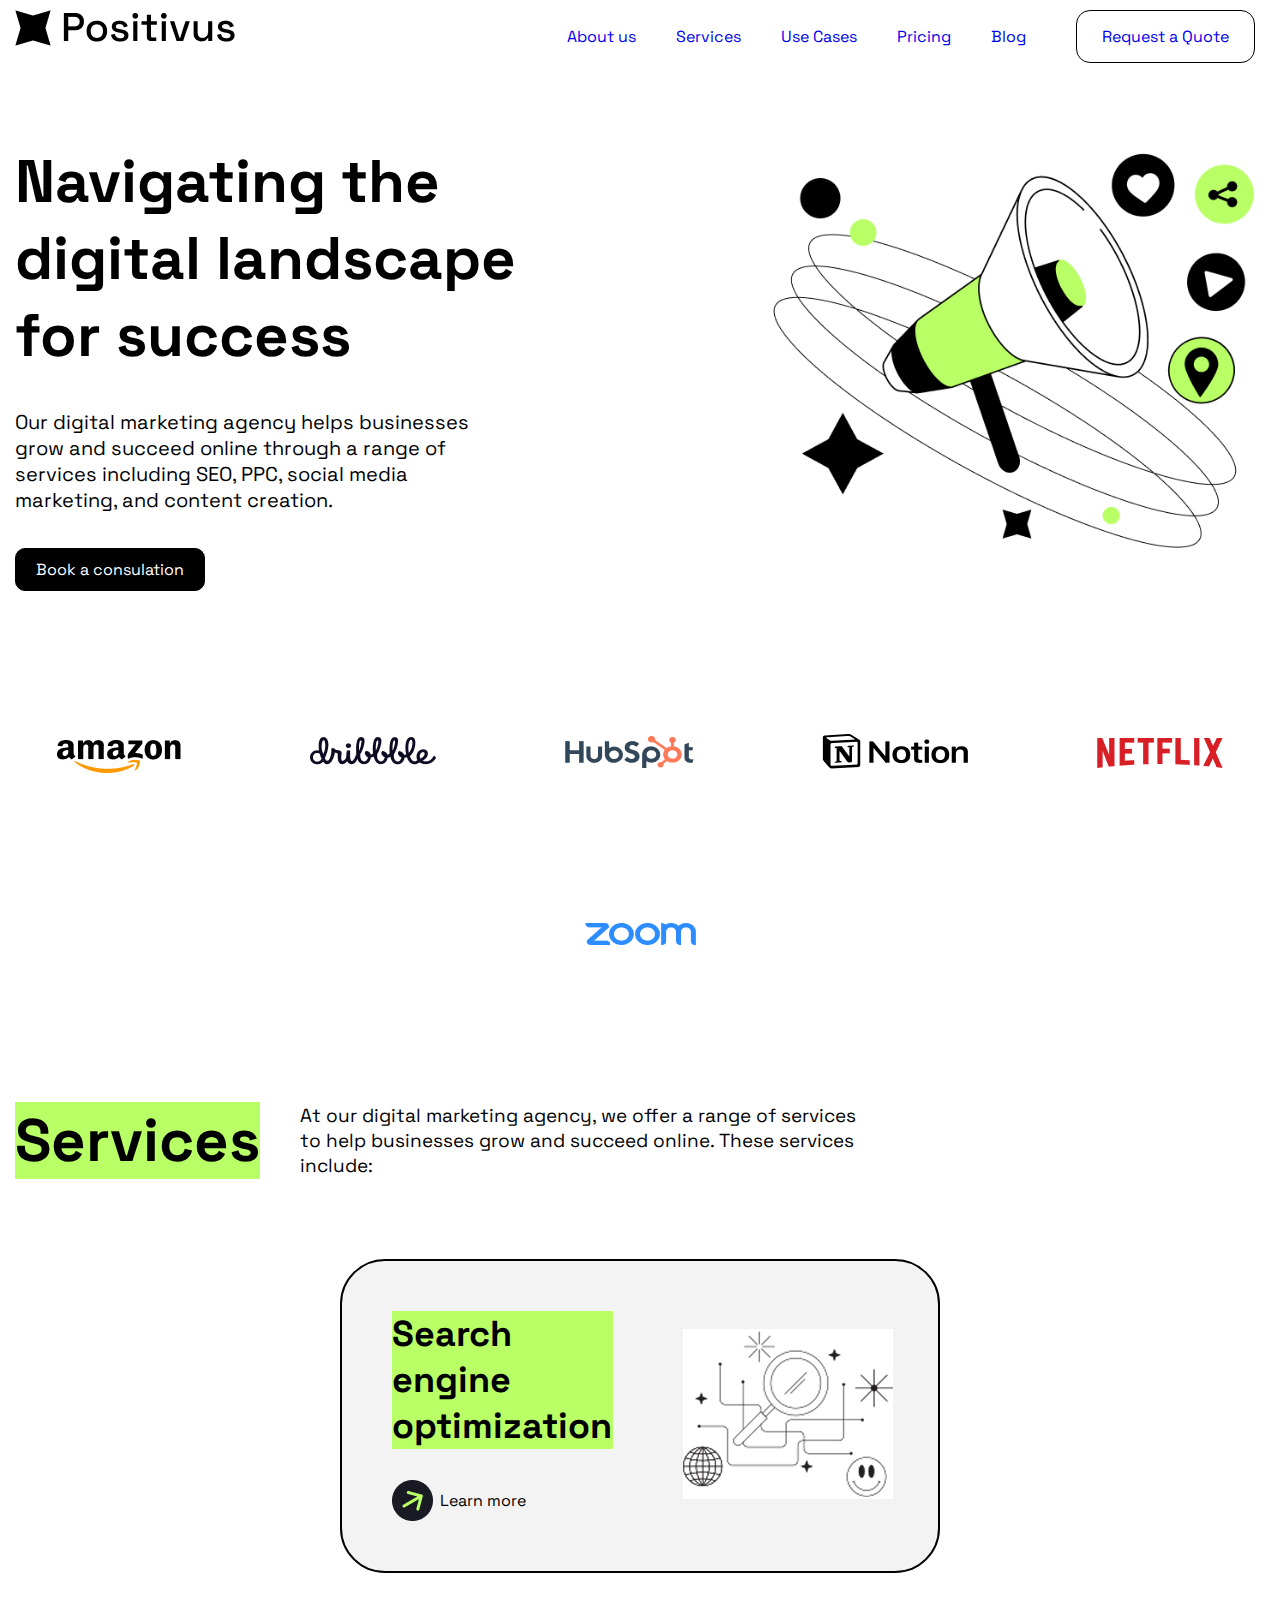
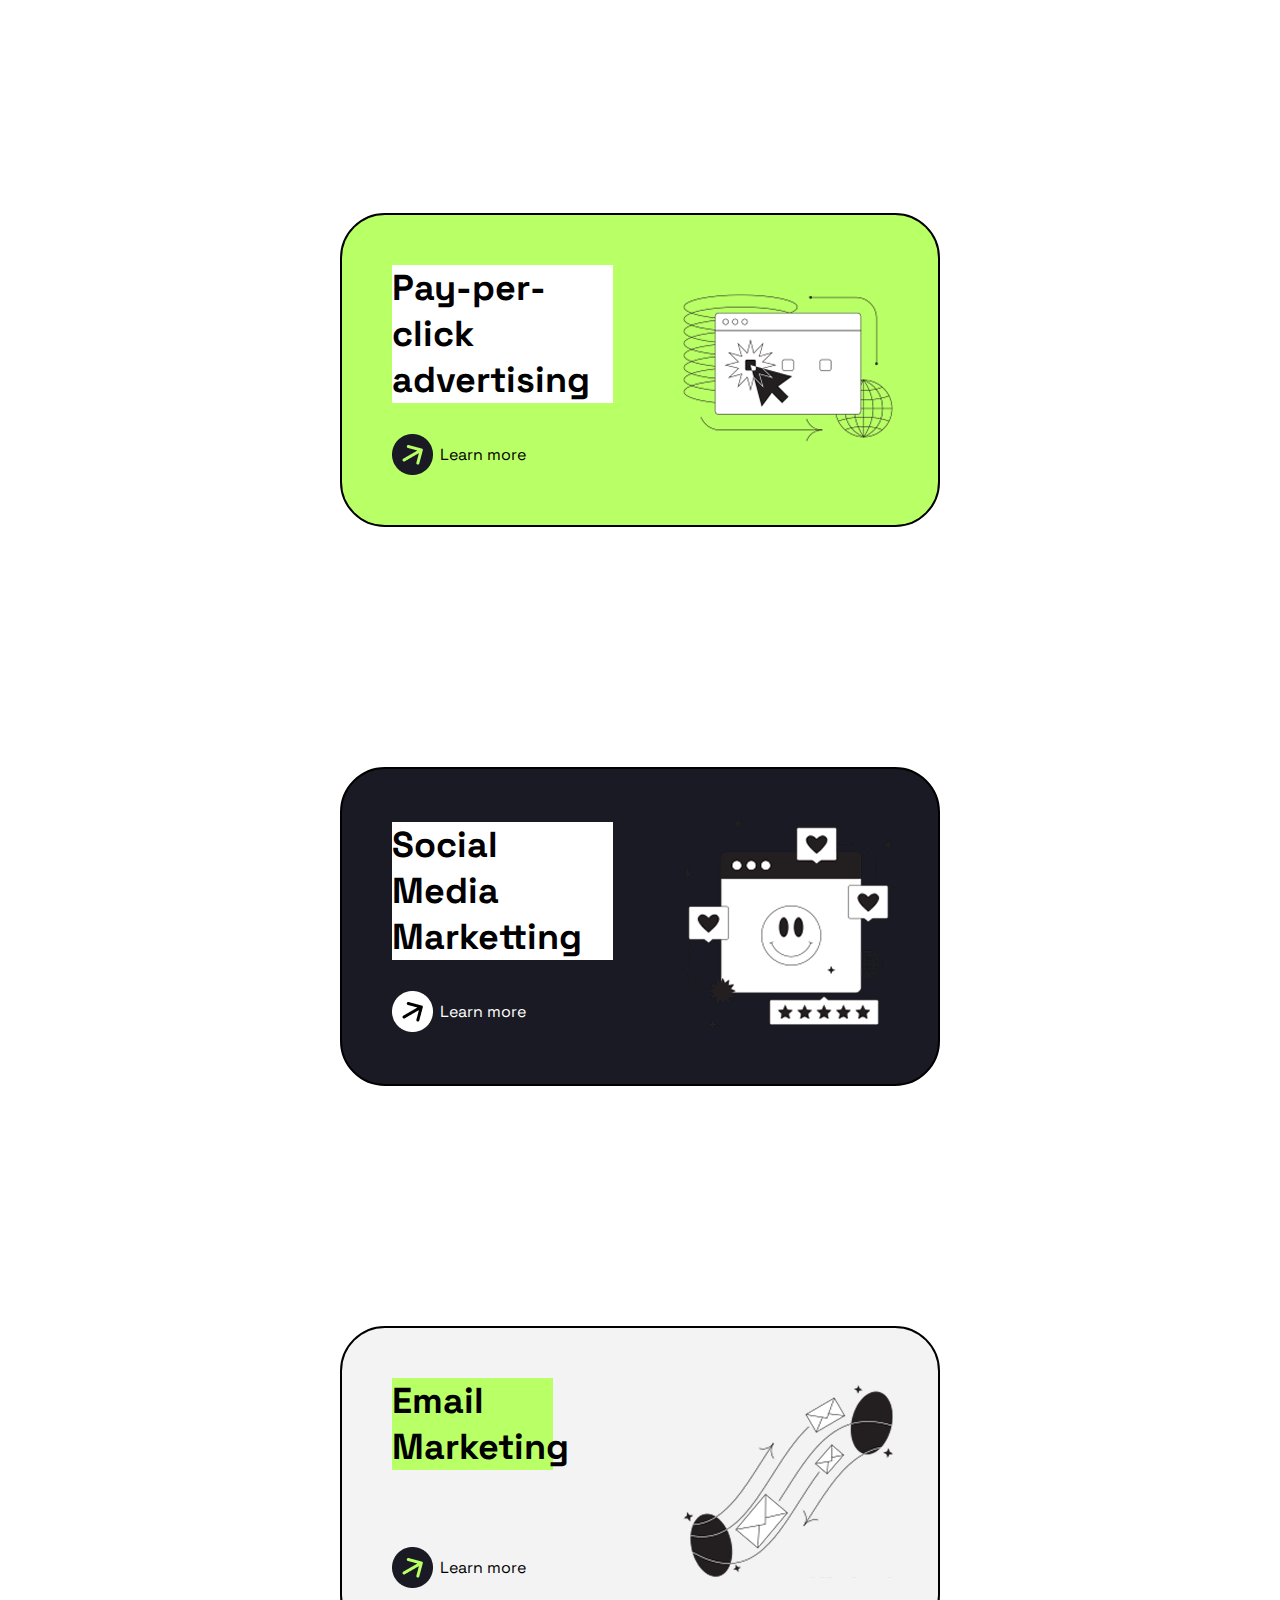
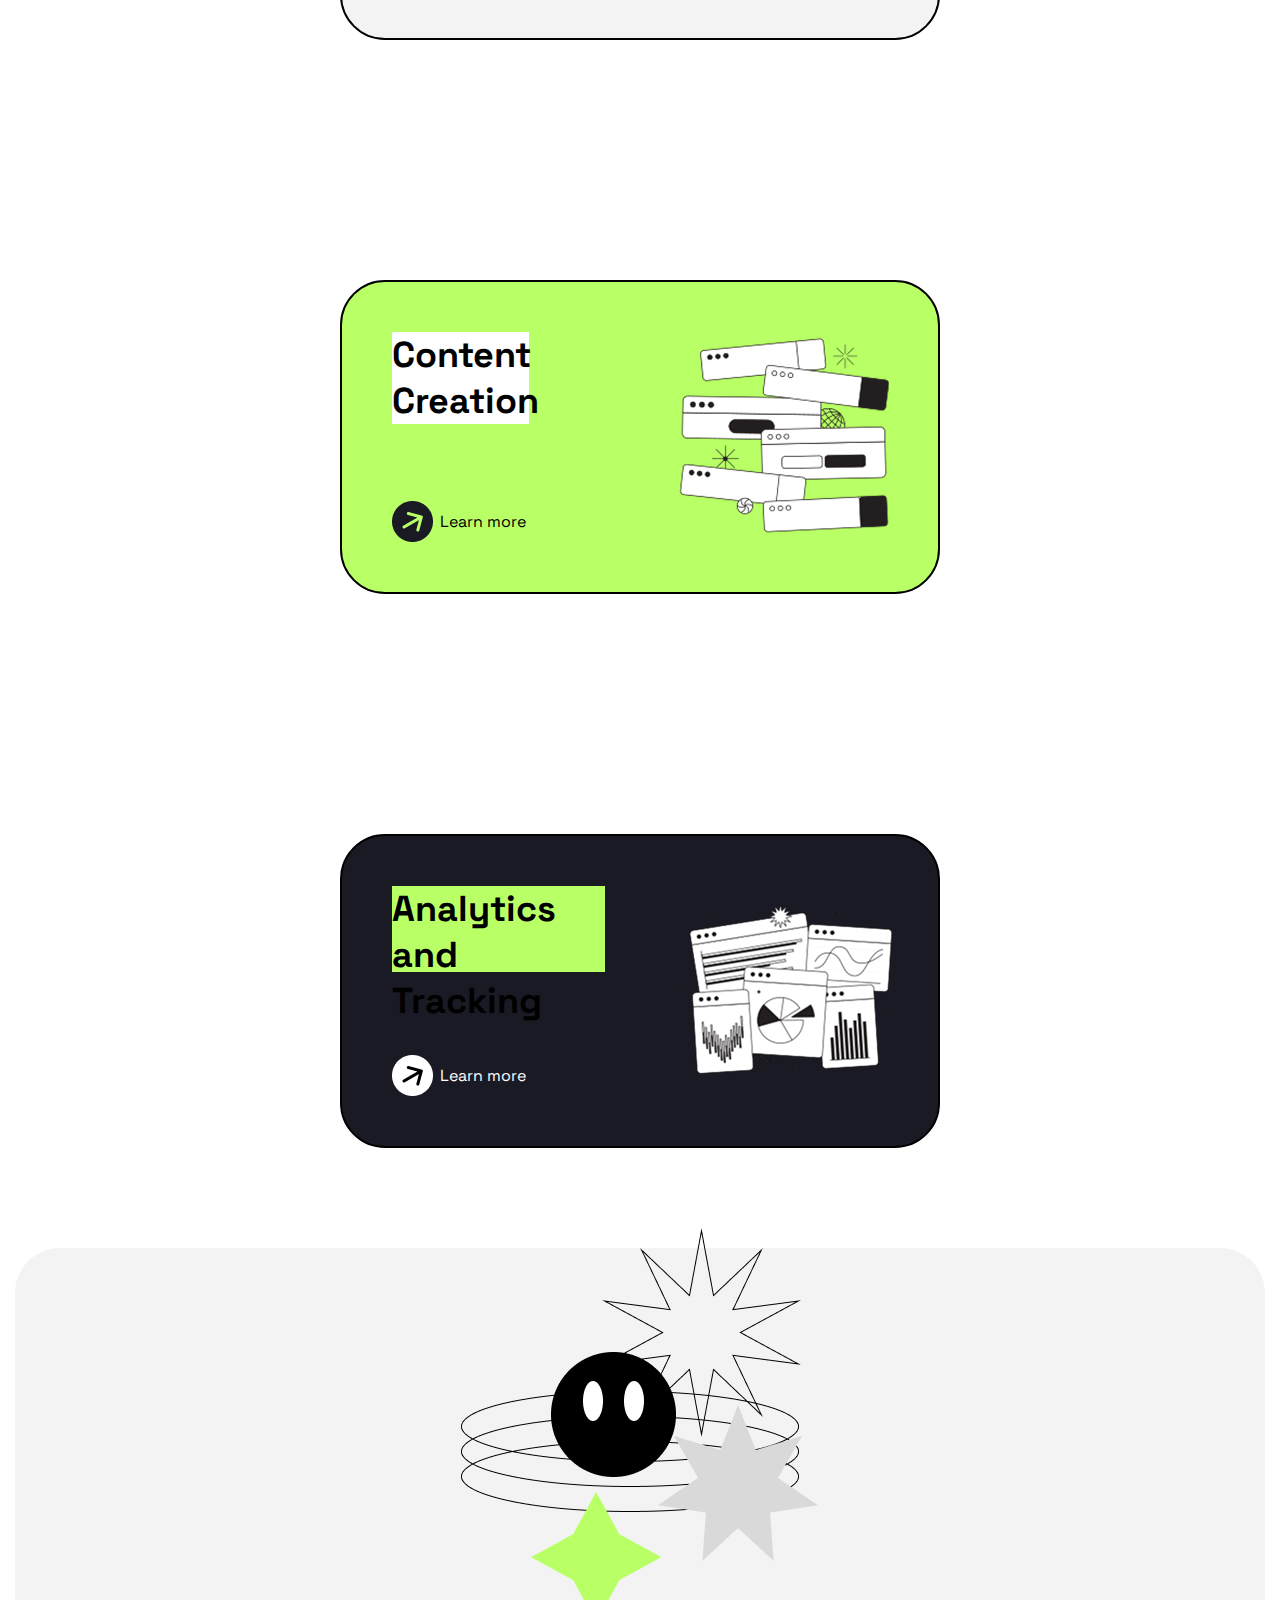
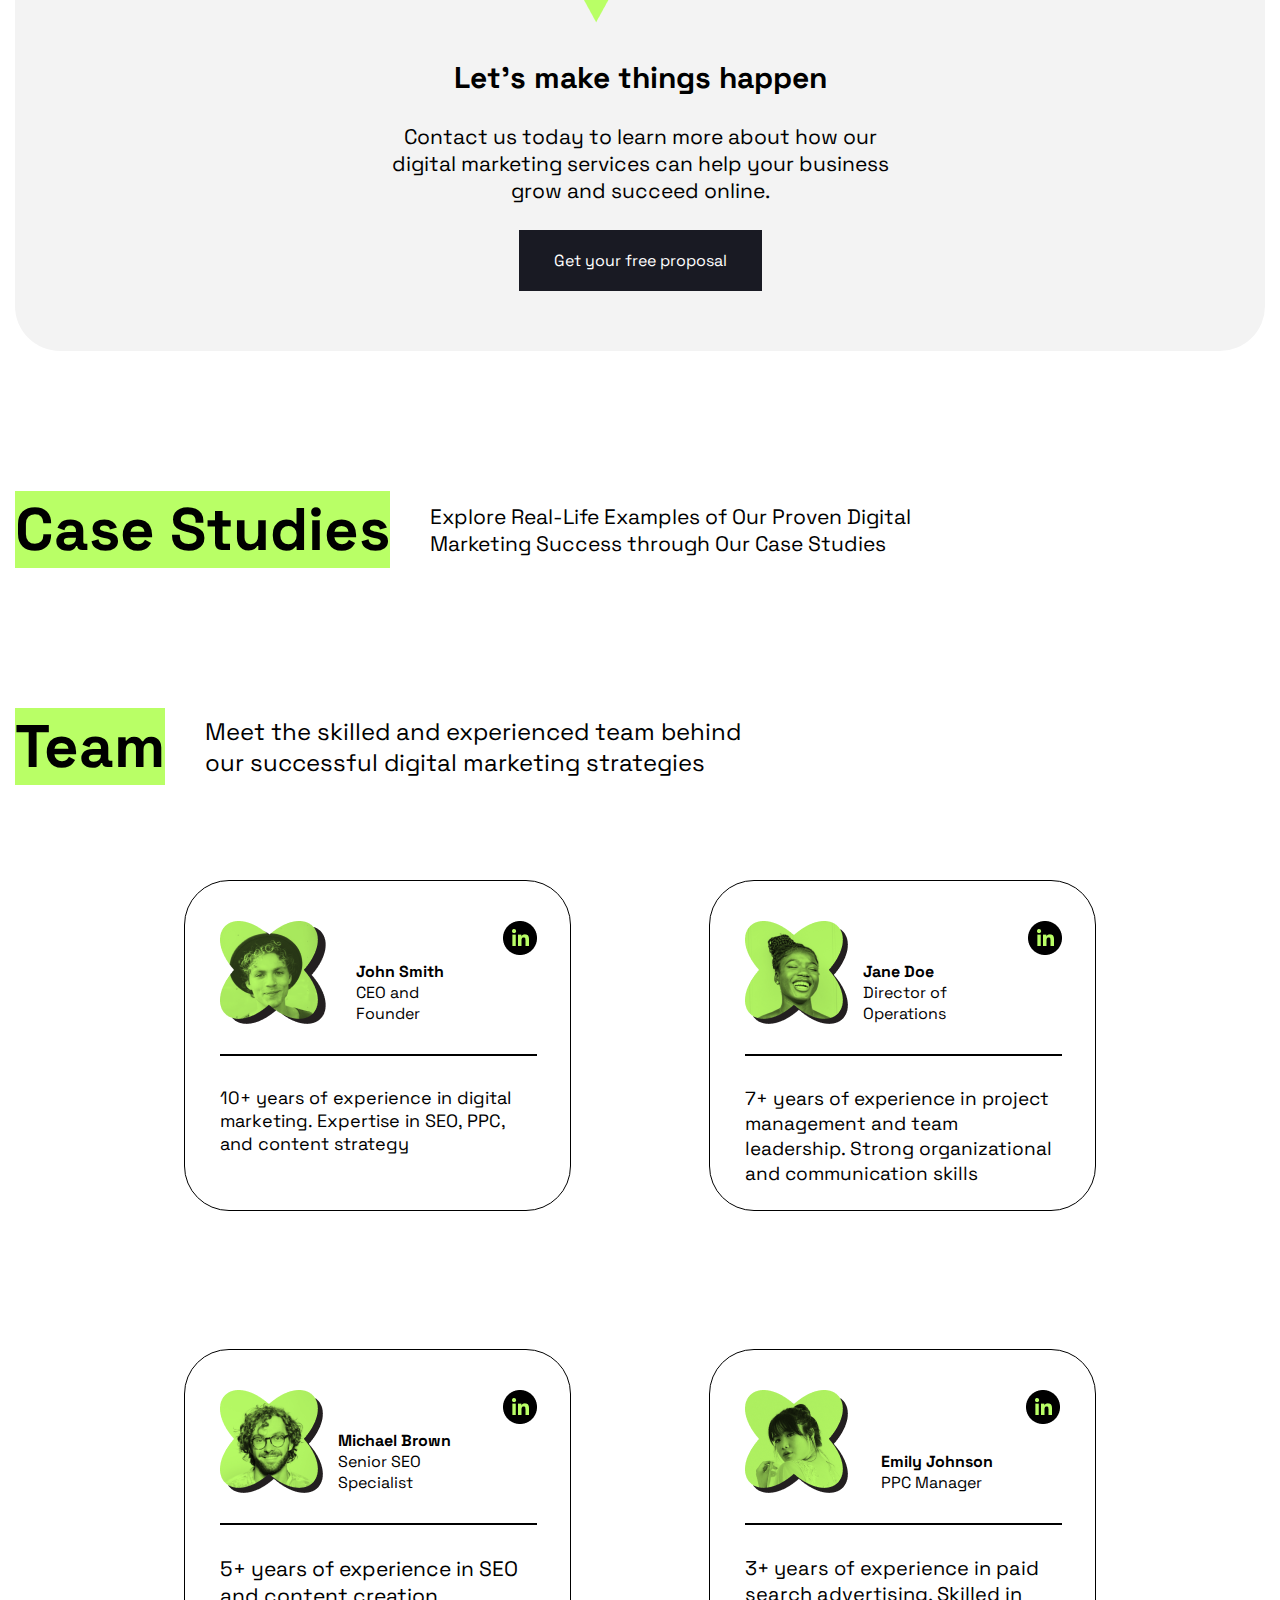
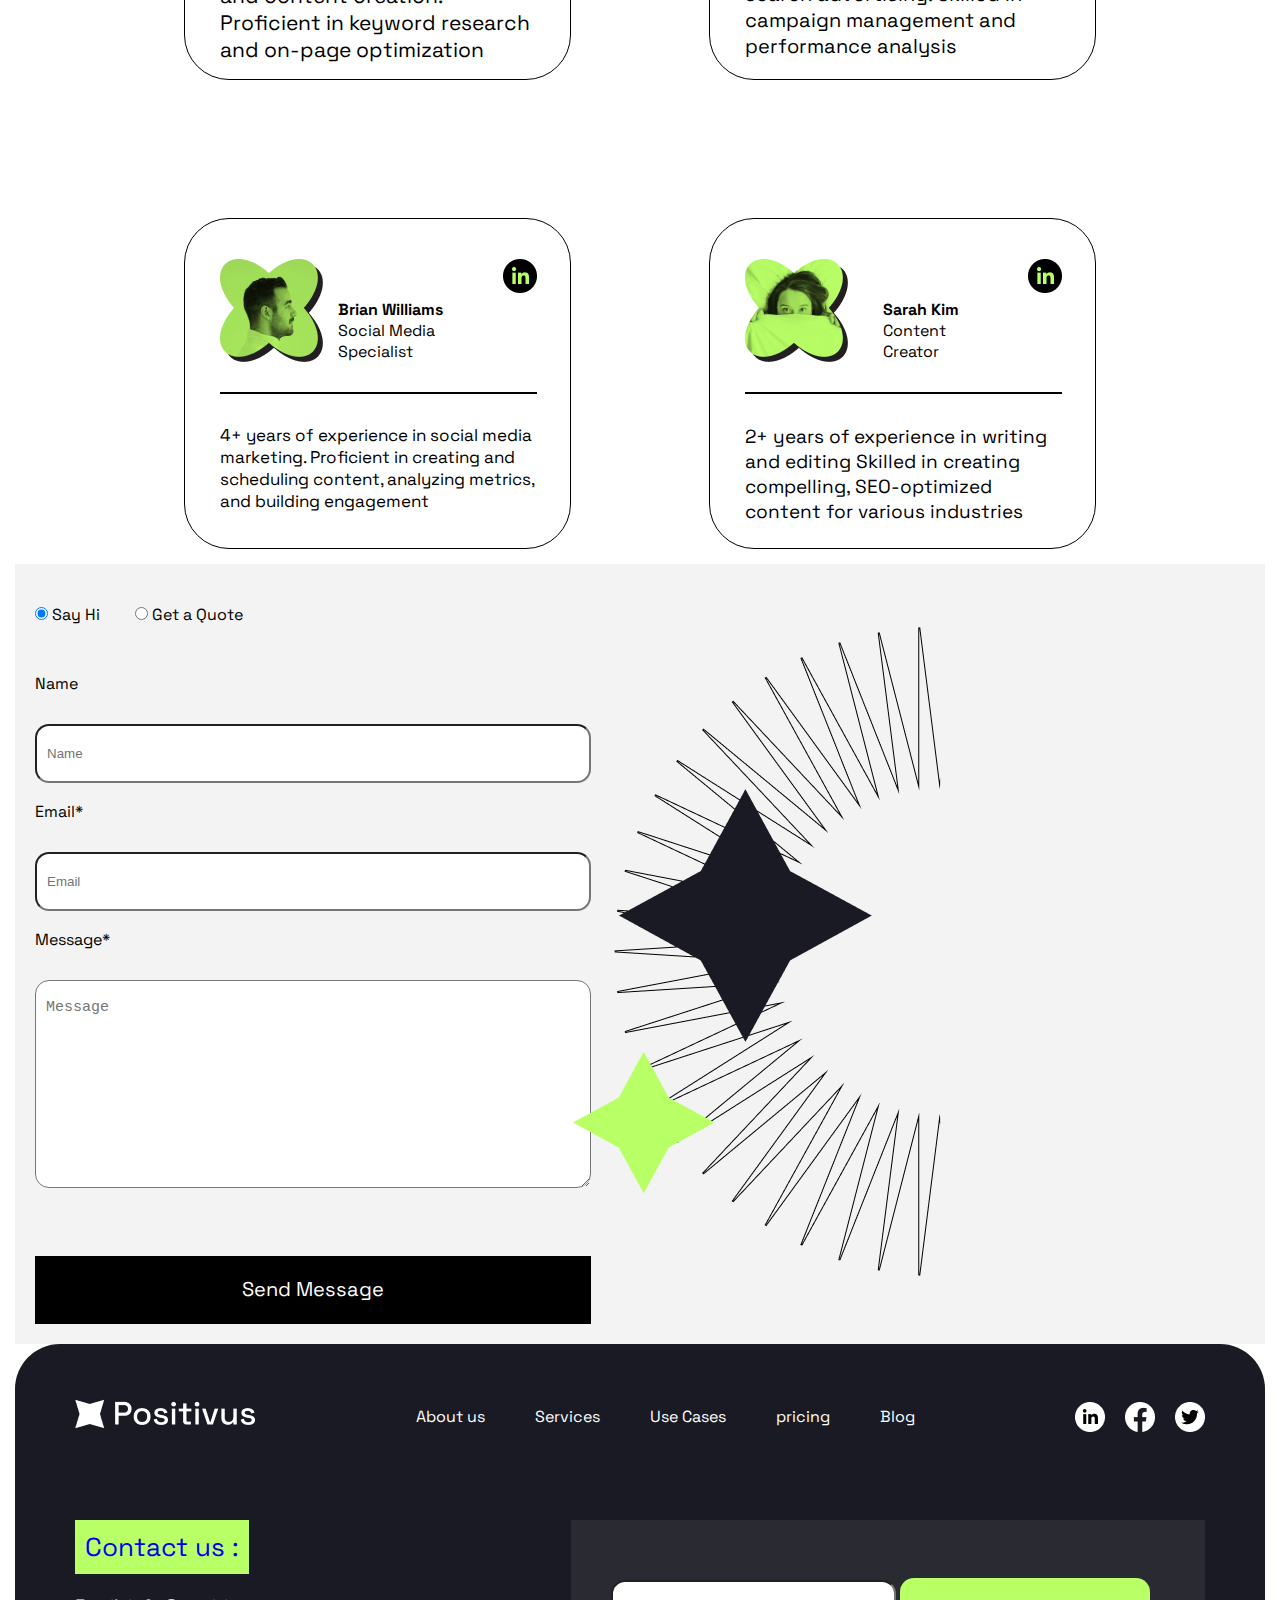
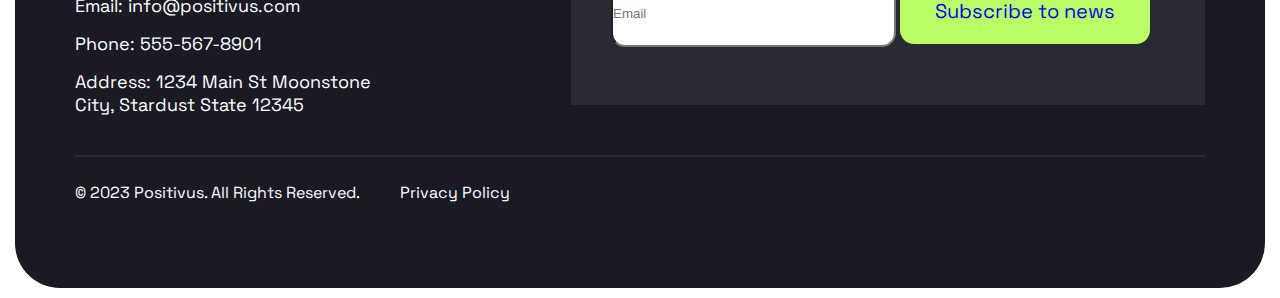
<file: index.html>
<!DOCTYPE html>
 <html lang="en">
 <head>
    <meta charset="UTF-8">
    <meta name="viewport" content="width=device-width, initial-scale=1.0">
    <title>Document</title>
    <link rel="stylesheet" href="./style.css">
    <link
    rel="stylesheet"
    href="https://cdnjs.cloudflare.com/ajax/libs/font-awesome/6.7.2/css/all.min.css"
    integrity="sha512-Evv84Mr4kqVGRNSgIGL/F/aIDqQb7xQ2vcrdIwxfjThSH8CSR7PBEakCr51Ck+w+/U6swU2Im1vVX0SVk9ABhg=="
    crossorigin="anonymous"
    referrerpolicy="no-referrer"
  />
 </head>
 <body>
    <header class="header-section">
        <div class="container">
            <div class="row">
                <div class="nav-logo">
                    <img src="./assest/Frame 9.png" alt="no">
                </div>
                <label for="menu" class="hamberger">
                    <i class="fa-solid fa-bars"></i>
                </label>
                <input  type="checkbox" name="menu" id="menu" /> 
                <div class="nav-right">
                    <nav>
                        <ul>
                            <li><a href="#">About us</a></li>
                            <li><a href="#">Services</a></li>
                            <li><a href="#">Use Cases</a></li>
                            <li><a href="#">Pricing</a></li>
                            <li><a href="#">Blog</a></li>
                        </ul>
                    </nav>
                    <div class="nav-btn">
                        <a href="#">Request a Quote</a>

                    </div>

                </div>   


                

            </div>

        </div>

    </header>

    <section class="banner-section">
        <div class="container">
            <div class="banner-content">
                <div class="banner-left">
                    <h1>
                        Navigating the <br>
                        digital landscape<br> 
                        for success
                    </h1>
                    <p>
                        Our digital marketing agency helps businesses grow and
                         succeed online through a range of services 
                         including SEO, PPC, social media marketing,
                         and content creation. 
                        
                    </p>
                    <a href="#">Book a consulation</a>

                </div>
                <div class="banner-right">
                    <img src="./assest/Illustration.png" alt="no">

                </div>

            </div>

        </div>

    </section>

    <section>
        <div class="logo-section">
            <div>
                <img src="./assest/Company logo.png" alt="no">
            </div>
            <div>
                <img src="./assest/Company logo (1).png" alt="no">
            </div>
            <div>
                <img src="./assest/Company logo (2).png" alt="no">
            </div>
            <div>
                <img src="./assest/Company logo (3).png" alt="no">
            </div>
            <div>
                <img src="./assest/Company logo (4).png" alt="no">
            </div>
            <div>
                <img src="./assest/Company logo (5).png" alt="no">
            </div>

        </div>
    </section>

    <section>
        <div class="container">
            <div class="part4">
                <div class="part4a">
                    <h2>Services</h2>

                </div>
                <div class="part4b">
                    <p> At our digital marketing agency,
                        we offer a range of services to help
                        businesses grow and succeed online. 
                        These services include:</p>
                </div>
            </div>

        </div>
    </section>

    <section>
        <div class="container">
            <div class="part5">
                <div class="cards-section1">
                    <div class="cards-section1a">
                        <div class="cards-section1b">
                             <h2>Search engine optimization</h2>
                             <!-- <span>serarch engine</span>
                             <span>optimization</span> -->

                        </div>
                        <div class="cards-section1c">
                            <img src="./assest/Icon.png" alt="no">
                            <p>Learn more</p>

                        </div>
                    </div>
                    <div class="cards-section1img">
                        <img src="./assest/Illustration (5).png" alt="no">
                    </div>

                </div>
                
                <div class="cards-section2">
                    <div class="cards-section2a">
                        <div class="cards-section2b">
                            <h2>Pay-per-click advertising</h2>

                        </div>
                        <div class="cards-section2c">
                            <img src="./assest/Icon.png" alt="no">
                            <p>Learn more</p>
                        </div>

                    </div>
                    <div class="cards-section2img">
                        <img src="./assest/Illustration (6).png" alt="no">
                    </div>

                </div>

                <div class="cards-section3">
                    <div class="cards-section3a">
                        <div class="cards-section3b">
                            <h2>Social Media Marketting</h2>

                        </div>
                        <div class="cards-section3c">
                            <img src="./assest/Icon (1).png" alt="no">
                            <p>Learn more</p>
                        </div>

                    </div>
                    <div class="cards-section3img">
                        <img src="./assest/Illustration (7).png" alt="no">
                    </div>

                </div>

                <div class="cards-section4">
                    <div class="cards-section4a">
                        <div class="cards-section4b">
                            <h2>Email Marketing</h2>

                        </div>
                        <div class="cards-section4c">
                            <img src="./assest/Icon.png" alt="no">
                            <p>Learn more</p>
                        </div>

                    </div>
                    <div class="cards-section4img">
                        <img src="./assest/tokyo-sending-messages-from-one-place-to-another 1.png" alt="no">
                    </div>

                </div>

                <div class="cards-section5">
                    <div class="cards-section5a">
                        <div class="cards-section5b">
                            <h2>Content Creation</h2>

                        </div>
                        <div class="cards-section5c">
                            <img src="./assest/Icon.png" alt="no">
                            <p>Learn more</p>
                        </div>

                    </div>
                    <div class="cards-section5img">
                        <img src="./assest/tokyo-many-browser-windows-with-different-information 1.png" alt="no">
                    </div>

                </div>
                 
                <div class="cards-section6">
                    <div class="cards-section6a">
                        <div class="cards-section6b">
                            <h2>Analytics and Tracking</h2>

                        </div>
                        <div class="cards-section6c">
                            <img src="./assest/Icon (1).png" alt="no">
                            <p>Learn more</p>
                        </div>

                    </div>
                    <div class="cards-section6img">
                        <img src="./assest/Illustration (8).png" alt="no">
                    </div>

                </div>




            </div>
            

        </div>
    </section>

    <section>
        <div class="container">
            <div class="part6">
                <div class="part6a">
                    <div class="part6b">
                        <h3>Let’s make things happen</h3>
                        <p>Contact us today to learn more about how our digital marketing services 
                            can help your business grow and succeed online.</p>
                        <a href="#" class="part6bbtn">Get your free proposal</a>

                    </div>
                    <div class="part6c">
                        <img src="./assest/Illustration (4).png" alt="no">
                    </div>

                </div>

            </div>
        </div>
    </section>
    <section>
        <div class="container">
            <div class="part7">
                <div class="part7a">
                    <h2>Case Studies</h2>

                </div>
                <div class="part7b">
                    <p>Explore Real-Life Examples of Our Proven
                      Digital Marketing Success through Our Case Studies</p>
                </div>
            </div>

        </div>
    </section>


    <section>
        <div class="container">
            <div class="part8">
                <div class="part8a">
                    <h2>Team</h2>

                </div>
                <div class="part8b">
                    <p>Meet the skilled and experienced team behind
                     our successful digital marketing strategies</p>
                </div>
            </div>

        </div>
    </section>

    <section class="review">
        <div class="container">
            <div class="row">
                <div class="review1">
                    <div class="review1a">
                        <img src="./assest/Picture.png" alt="no">
                        <div class="review1b">
                            <h4>John Smith</h4>
                            <p>CEO and Founder</p>
                        </div>
                        <div class="review1c">
                           <img src="./assest/Social icon.png" alt="no">
                        </div>
                    </div> 

                    <div class="review1d">

                    </div>
                    <div class="review1e">
                        <p>10+ years of experience in digital marketing.
                             Expertise in SEO, PPC, and content strategy</p>
                    </div>


                </div>

                <div class="review2">
                    <div class="review2a">
                        <img src="./assest/Picture (1).png" alt="no">
                        <div class="review2b">
                            <h4>Jane Doe</h4>
                            <p>Director of Operations</p>
                        </div>
                        <div class="review2c">
                           <img src="./assest/Social icon.png" alt="no">
                        </div>
                    </div> 

                    <div class="review2d">

                    </div>
                    <div class="review2e">
                        <p>7+ years of experience in project management and team leadership. 
                            Strong organizational and communication skills</p>
                    </div>


                </div>
                <div class="review3">
                    <div class="review3a">
                        <img src="./assest/Picture (2).png" alt="no">
                        <div class="review3b">
                            <h4>Michael Brown</h4>
                            <p>Senior SEO Specialist</p>
                        </div>
                        <div class="review3c">
                           <img src="./assest/Social icon.png" alt="no">
                        </div>
                    </div> 

                    <div class="review3d">

                    </div>
                    <div class="review3e">
                        <p>5+ years of experience in SEO and content creation.
                         Proficient in keyword research and on-page optimization</p>
                    </div>


                </div>

                <div class="review4">
                    <div class="review4a">
                        <img src="./assest/Picture (3).png" alt="no">
                        <div class="review4b">
                            <h4>Emily Johnson</h4>
                            <p>PPC Manager</p>
                        </div>
                        <div class="review4c">
                           <img src="./assest/Social icon.png" alt="no">
                        </div>
                    </div> 

                    <div class="review4d">

                    </div>
                    <div class="review4e">
                        <p>3+ years of experience in paid search advertising.
                         Skilled in campaign management and performance analysis</p>
                    </div>


                </div>

                <div class="review5">
                    <div class="review5a">
                        <img src="./assest/Picture (4).png" alt="no">
                        <div class="review4b">
                            <h4>Brian Williams</h4>
                            <p>Social Media Specialist</p>
                        </div>
                        <div class="review5c">
                           <img src="./assest/Social icon.png" alt="no">
                        </div>
                    </div> 

                    <div class="review5d">

                    </div>
                    <div class="review5e">
                        <p>4+ years of experience in social media marketing. Proficient in creating 
                            and scheduling content, analyzing metrics, and building engagement</p>
                    </div>


                </div>

                <div class="review6">
                    <div class="review6a">
                        <img src="./assest/Picture (5).png" alt="no">
                        <div class="review6b">
                            <h4>Sarah Kim</h4>
                            <p>Content Creator</p>
                        </div>
                        <div class="review6c">
                           <img src="./assest/Social icon.png" alt="no">
                        </div>
                    </div> 

                    <div class="review6d">

                    </div>
                    <div class="review6e">
                        <p>2+ years of experience in writing and editing
                            Skilled in creating compelling, SEO-optimized content for various industries</p>
                    </div>


                </div>





            </div>

        </div>

    </section>

    <section>
        <div class="container">
            <div class="form1">
                <form action="" class="form-section">
                    <div class="radio-group">
                      <div class="radio-group1">
                        <input
                          type="radio"
                          name="contact"
                          id="contact1"
                          value="say-hi"
                          checked
                        />
                        <label for="contact1">Say Hi</label>
                      </div>
                      <div class="radio-group2">
                        <input
                          type="radio"
                          name="contact"
                          id="contact2"
                          value="get-a-quote"
                        />
                        <label for="contact2">Get a Quote</label>
                      </div>
                    </div>
                    <div class="input-group">
                        <div class="form-group">
                          <label for="">Name</label>
                          <input type="text" name="name" id="name" placeholder="Name" />
                        </div>
                        <div class="form-group">
                          <label for="">Email*</label>
                          <input type="text" name="email" id="email" placeholder="Email" required />
                        </div>
                        <div class="form-group">
                          <label for="message">Message*</label>
                          <textarea
                            name="message"
                            id="message"
                            cols="30"
                            rows="10"
                            placeholder="Message"
                          ></textarea>
                        </div>
                    </div>
                    <div class="formb">
                        <a href="#" class="formbtn">Send Message</a>
                    </div>
                </form>
                <div class="formimg">
                    <img src="./assest/Illustration (9).png" alt="no">
                </div>
            </div>
        </div>
    </section>
    





    <section>
        <div class="container">
            <div class="footer">
                <div class="footer1">

                    <div>
                        <img src="./assest/Logo.png" alt="no">
                    </div>
                    <div class="footer1a">
                        <a href="#">About us</a>
                        <a href="#">Services</a>
                        <a href="#">Use Cases</a>
                        <a href="#">pricing</a>
                        <a href="#">Blog</a>

                    </div>
                    <div class="footer1b">
                        <img src="./assest/Social icon (1).png" alt="no">
                        <img src="./assest/Social icon (2).png" alt="no">
                        <img src="./assest/Social icon (3).png" alt="no">
                    </div>

                </div>
                <div class="footer2">
                    <div class="footer2a">
                        <a href="#" class="footer2abtn" >Contact us :</a>
                        <p class="footer2ap1">Email: info@positivus.com</p>
                        <p class="footer2ap2">Phone: 555-567-8901</p>
                        <p class="footer2ap3">Address: 1234 Main St
                            Moonstone City, Stardust State 12345</p>

                    </div>
                    <div class="footer2b">
                        <input type="email" name="text" id="footer2btxt" placeholder="Email">
                        <a href="#" class="footer2bbtn">Subscribe to news</a>

                    </div>


                </div>
                <div class="footer3">
                    <div class="footer3a">
                        <p>© 2023 Positivus. All Rights Reserved.</p>
                        <p>Privacy Policy</p>

                    </div>


                </div>

            </div>

        </div>
    </section>


    
 </body>
 </html>
</file>
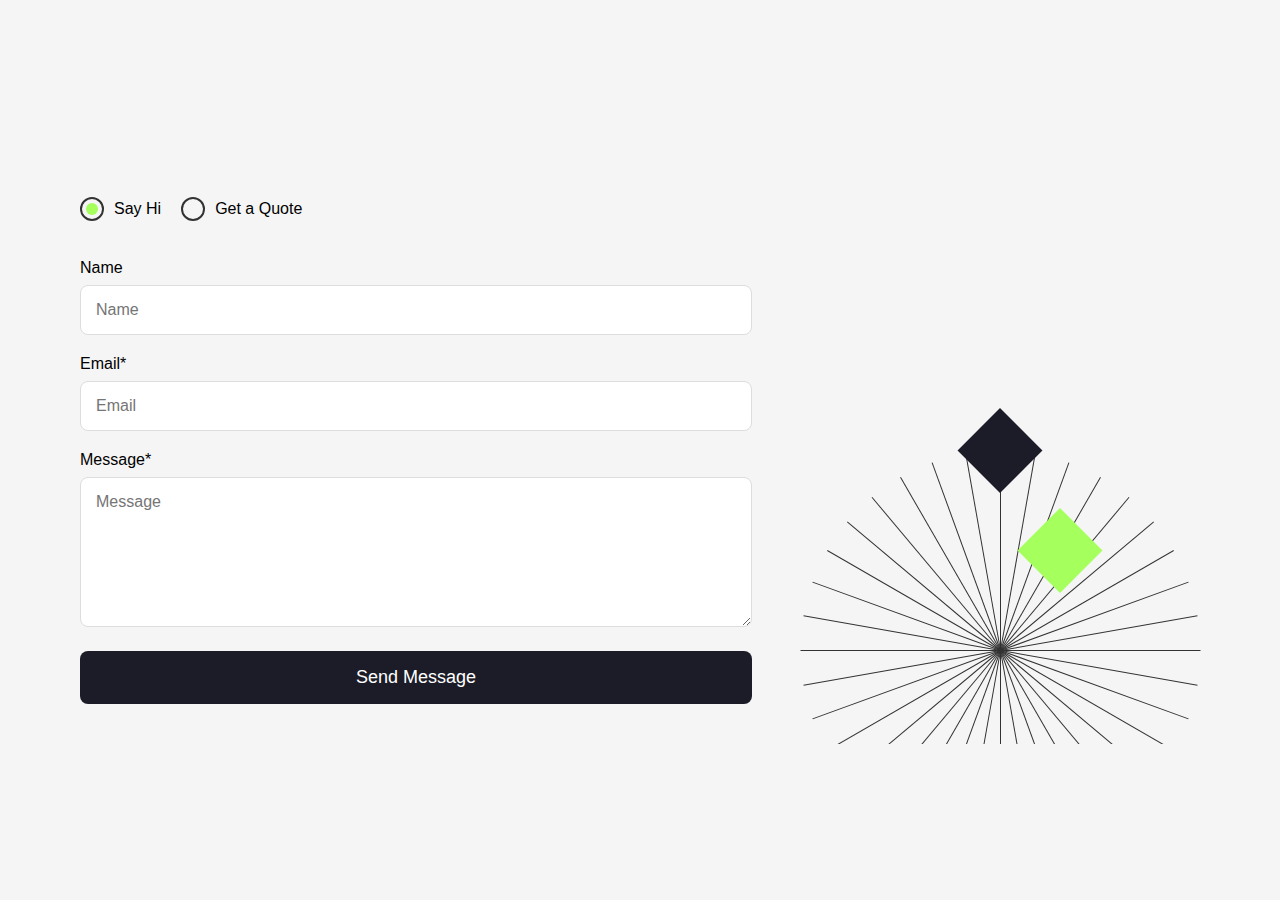
<file: index3.html>
<!DOCTYPE html>
<html lang="en">
<head>
    <meta charset="UTF-8">
    <meta name="viewport" content="width=device-width, initial-scale=1.0">
    <title>Responsive Contact Form</title>
    <style>
        * {
            margin: 0;
            padding: 0;
            box-sizing: border-box;
            font-family: -apple-system, BlinkMacSystemFont, 'Segoe UI', Roboto, Oxygen, Ubuntu, Cantarell, 'Open Sans', 'Helvetica Neue', sans-serif;
        }

        body {
            background-color: #f5f5f5;
            display: flex;
            justify-content: center;
            align-items: center;
            min-height: 100vh;
            padding: 20px;
        }

        .container {
            background-color: #f5f5f5;
            border-radius: 12px;
            width: 100%;
            max-width: 1200px;
            padding: 40px;
            display: flex;
            position: relative;
            overflow: hidden;
        }

        .form-container {
            width: 60%;
            z-index: 1;
        }

        .radio-options {
            display: flex;
            gap: 20px;
            margin-bottom: 30px;
        }

        .radio-option {
            display: flex;
            align-items: center;
            cursor: pointer;
        }

        .radio-custom {
            width: 24px;
            height: 24px;
            border: 2px solid #333;
            border-radius: 50%;
            display: inline-block;
            position: relative;
            margin-right: 10px;
        }

        input[type="radio"] {
            display: none;
        }

        input[type="radio"]:checked + .radio-custom::after {
            content: "";
            width: 12px;
            height: 12px;
            background-color: #a5ff5c;
            border-radius: 50%;
            position: absolute;
            top: 50%;
            left: 50%;
            transform: translate(-50%, -50%);
        }

        label {
            display: block;
            margin-bottom: 8px;
            font-weight: 500;
        }

        .form-group {
            margin-bottom: 20px;
        }

        input[type="text"],
        input[type="email"],
        textarea {
            width: 100%;
            padding: 15px;
            border: 1px solid #ddd;
            border-radius: 8px;
            font-size: 16px;
            outline: none;
            transition: border 0.3s;
        }

        input[type="text"]:focus,
        input[type="email"]:focus,
        textarea:focus {
            border-color: #a5ff5c;
        }

        textarea {
            min-height: 150px;
            resize: vertical;
        }

        .btn {
            width: 100%;
            padding: 16px;
            background-color: #1c1c28;
            color: white;
            border: none;
            border-radius: 8px;
            font-size: 18px;
            cursor: pointer;
            transition: background-color 0.3s;
        }

        .btn:hover {
            background-color: #2d2d3e;
        }

        .decoration {
            position: absolute;
            right: 0;
            top: 50%;
            transform: translateY(-50%);
            width: 40%;
            height: 100%;
            display: flex;
            justify-content: center;
            align-items: center;
        }

        .star-container {
            position: relative;
            width: 300px;
            height: 300px;
        }

        .star {
            position: absolute;
            width: 60px;
            height: 60px;
            background-color: #1c1c28;
            transform: rotate(45deg);
        }

        .star.black {
            top: 50%;
            left: 50%;
            transform: translate(-50%, -50%) rotate(45deg);
            z-index: 2;
        }

        .star.green {
            background-color: #a5ff5c;
            bottom: 20px;
            right: 60px;
            z-index: 1;
        }

        .lines {
            position: absolute;
            width: 400px;
            height: 400px;
            top: 50%;
            left: 50%;
            transform: translate(-50%, -50%);
        }

        .line {
            position: absolute;
            width: 1px;
            height: 200px;
            background-color: #333;
            top: 50%;
            left: 50%;
            transform-origin: center bottom;
        }

        @media (max-width: 900px) {
            .form-container {
                width: 100%;
            }
            
            .decoration {
                display: none;
            }
        }

        @media (max-width: 600px) {
            .container {
                padding: 20px;
            }
            
            .radio-options {
                margin-bottom: 20px;
            }
        }
    </style>
</head>
<body>
    <div class="container">
        <div class="form-container">
            <div class="radio-options">
                <label class="radio-option">
                    <input type="radio" name="contact-type" checked>
                    <span class="radio-custom"></span>
                    Say Hi
                </label>
                <label class="radio-option">
                    <input type="radio" name="contact-type">
                    <span class="radio-custom"></span>
                    Get a Quote
                </label>
            </div>
            
            <div class="form-group">
                <label for="name">Name</label>
                <input type="text" id="name" placeholder="Name">
            </div>
            
            <div class="form-group">
                <label for="email">Email*</label>
                <input type="email" id="email" placeholder="Email" required>
            </div>
            
            <div class="form-group">
                <label for="message">Message*</label>
                <textarea id="message" placeholder="Message" required></textarea>
            </div>
            
            <button class="btn">Send Message</button>
        </div>
        
        <div class="decoration">
            <div class="star-container">
                <div class="lines">
                    <!-- Generate 36 lines for the burst effect -->
                    <script>
                        document.addEventListener('DOMContentLoaded', function() {
                            const linesContainer = document.querySelector('.lines');
                            for (let i = 0; i < 36; i++) {
                                const line = document.createElement('div');
                                line.className = 'line';
                                line.style.transform = `rotate(${i * 10}deg)`;
                                linesContainer.appendChild(line);
                            }
                        });
                    </script>
                </div>
                <div class="star black"></div>
                <div class="star green"></div>
            </div>
        </div>
    </div>
</body>
</html>
</file>
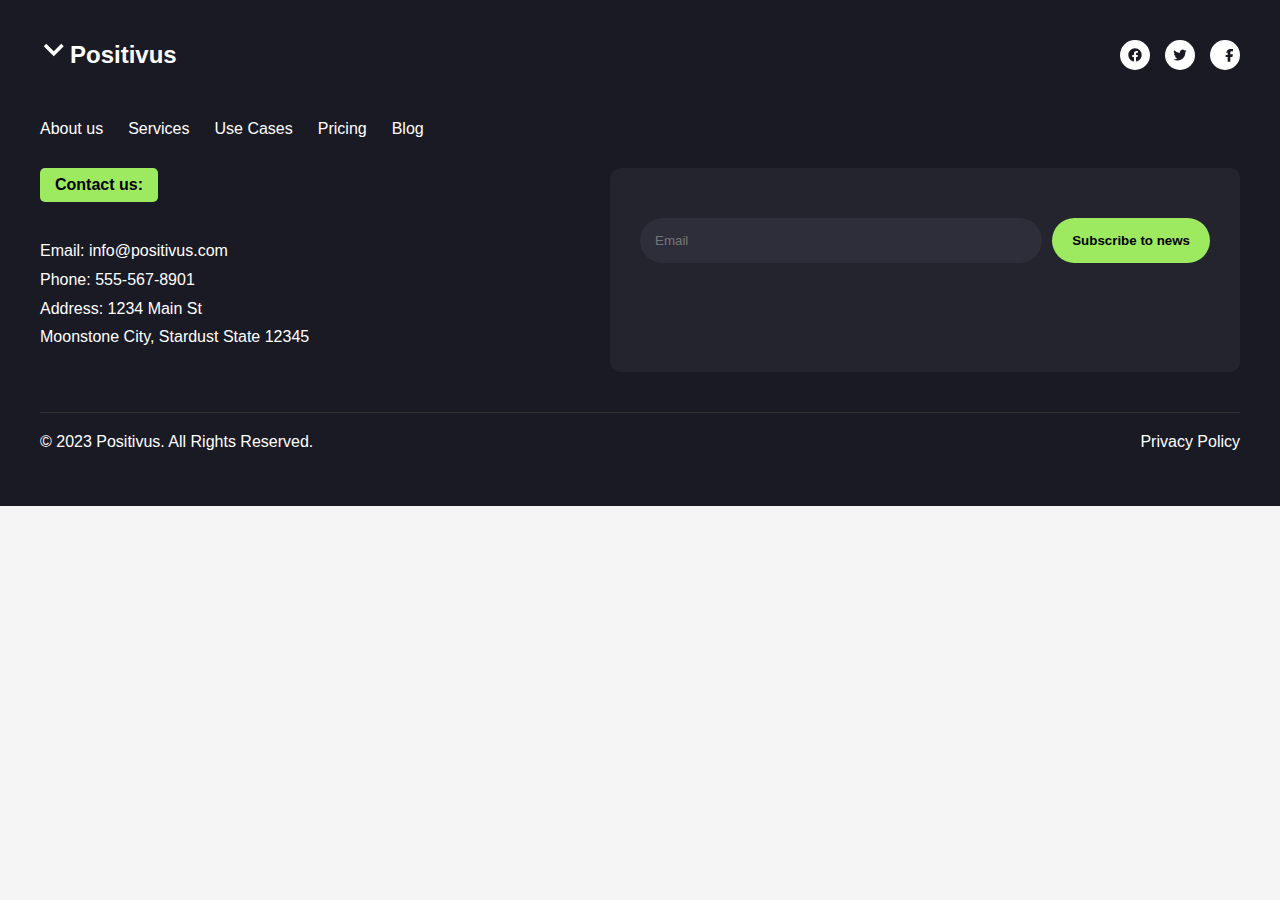
<file: index4.html>
<!DOCTYPE html>
<html lang="en">
<head>
    <meta charset="UTF-8">
    <meta name="viewport" content="width=device-width, initial-scale=1.0">
    <title>Responsive Footer</title>
    <style>
        * {
            margin: 0;
            padding: 0;
            box-sizing: border-box;
            font-family: Arial, sans-serif;
        }

        body {
            background-color: #f5f5f5;
        }

        .footer {
            background-color: #1a1a24;
            color: white;
            padding: 40px 20px;
        }

        .footer-container {
            max-width: 1200px;
            margin: 0 auto;
        }

        .footer-top {
            display: flex;
            flex-wrap: wrap;
            justify-content: space-between;
            margin-bottom: 30px;
        }

        .footer-logo {
            display: flex;
            align-items: center;
            margin-bottom: 20px;
        }

        .footer-logo img {
            width: 30px;
            margin-right: 10px;
        }

        .footer-logo h2 {
            font-size: 24px;
            font-weight: bold;
        }

        .footer-nav {
            display: flex;
            gap: 25px;
            margin: 20px 0;
        }

        .footer-nav a {
            color: white;
            text-decoration: none;
            font-size: 16px;
        }

        .footer-nav a:hover {
            text-decoration: underline;
        }

        .social-icons {
            display: flex;
            gap: 15px;
        }

        .social-icon {
            width: 30px;
            height: 30px;
            background-color: white;
            border-radius: 50%;
            display: flex;
            align-items: center;
            justify-content: center;
        }

        .footer-content {
            display: flex;
            flex-wrap: wrap;
            justify-content: space-between;
            margin-top: 30px;
        }

        .contact-info {
            flex: 1;
            min-width: 300px;
            margin-bottom: 20px;
        }

        .contact-label {
            display: inline-block;
            background-color: #9dea61;
            color: black;
            padding: 8px 15px;
            border-radius: 5px;
            font-weight: bold;
            margin-bottom: 20px;
        }

        .contact-details {
            margin-top: 15px;
            line-height: 1.8;
        }

        .newsletter {
            flex: 1;
            min-width: 300px;
            background-color: #24242f;
            padding: 30px;
            border-radius: 10px;
        }

        .newsletter-form {
            display: flex;
            gap: 10px;
            margin-top: 20px;
        }

        .newsletter-input {
            flex: 1;
            padding: 15px;
            border-radius: 30px;
            border: none;
            background-color: #2e2e3a;
            color: white;
        }

        .newsletter-button {
            padding: 15px 20px;
            background-color: #9dea61;
            border: none;
            border-radius: 30px;
            color: black;
            font-weight: bold;
            cursor: pointer;
            white-space: nowrap;
        }

        .footer-bottom {
            display: flex;
            flex-wrap: wrap;
            justify-content: space-between;
            margin-top: 40px;
            padding-top: 20px;
            border-top: 1px solid #333;
        }

        .copyright {
            margin-bottom: 15px;
        }

        @media (max-width: 768px) {
            .footer-top {
                flex-direction: column;
            }
            
            .footer-nav {
                flex-wrap: wrap;
                margin: 20px 0;
            }
            
            .newsletter-form {
                flex-direction: column;
            }
            
            .footer-bottom {
                flex-direction: column;
                gap: 15px;
            }
        }
    </style>
</head>
<body>
    <footer class="footer">
        <div class="footer-container">
            <div class="footer-top">
                <div class="footer-logo">
                    <svg width="30" height="30" viewBox="0 0 24 24" fill="white">
                        <path d="M5 3l6 6 6-6 2 2-8 8-8-8z"></path>
                    </svg>
                    <h2>Positivus</h2>
                </div>
                
                <div class="social-icons">
                    <a href="#" class="social-icon">
                        <svg width="16" height="16" viewBox="0 0 24 24" fill="#1a1a24">
                            <path d="M22 12c0-5.523-4.477-10-10-10S2 6.477 2 12c0 4.991 3.657 9.128 8.438 9.878v-6.987h-2.54V12h2.54V9.797c0-2.506 1.492-3.89 3.777-3.89 1.094 0 2.238.195 2.238.195v2.46h-1.26c-1.243 0-1.63.771-1.63 1.562V12h2.773l-.443 2.89h-2.33v6.988C18.343 21.128 22 16.991 22 12z"></path>
                        </svg>
                    </a>
                    <a href="#" class="social-icon">
                        <svg width="16" height="16" viewBox="0 0 24 24" fill="#1a1a24">
                            <path d="M8.29 20.251c7.547 0 11.675-6.253 11.675-11.675 0-.178 0-.355-.012-.53A8.348 8.348 0 0022 5.92a8.19 8.19 0 01-2.357.646 4.118 4.118 0 001.804-2.27 8.224 8.224 0 01-2.605.996 4.107 4.107 0 00-6.993 3.743 11.65 11.65 0 01-8.457-4.287 4.106 4.106 0 001.27 5.477A4.072 4.072 0 012.8 9.713v.052a4.105 4.105 0 003.292 4.022 4.095 4.095 0 01-1.853.07 4.108 4.108 0 003.834 2.85A8.233 8.233 0 012 18.407a11.616 11.616 0 006.29 1.84"></path>
                        </svg>
                    </a>
                    <a href="#" class="social-icon">
                        <svg width="16" height="16" viewBox="0 0 24 24" fill="#1a1a24">
                            <path d="M16 8.245V12h-3v3h3v7h4v-7h3l1-4h-4V8.5c0-1.105.895-2 2-2h2V3h-4c-3.314 0-6 2.686-6 6v.245z"></path>
                        </svg>
                    </a>
                </div>
            </div>
            
            <div class="footer-nav">
                <a href="#">About us</a>
                <a href="#">Services</a>
                <a href="#">Use Cases</a>
                <a href="#">Pricing</a>
                <a href="#">Blog</a>
            </div>
            
            <div class="footer-content">
                <div class="contact-info">
                    <div class="contact-label">Contact us:</div>
                    <div class="contact-details">
                        <p>Email: info@positivus.com</p>
                        <p>Phone: 555-567-8901</p>
                        <p>Address: 1234 Main St</p>
                        <p>Moonstone City, Stardust State 12345</p>
                    </div>
                </div>
                
                <div class="newsletter">
                    <form class="newsletter-form">
                        <input type="email" class="newsletter-input" placeholder="Email">
                        <button type="submit" class="newsletter-button">Subscribe to news</button>
                    </form>
                </div>
            </div>
            
            <div class="footer-bottom">
                <div class="copyright">© 2023 Positivus. All Rights Reserved.</div>
                <a href="#" style="color: white; text-decoration: none;">Privacy Policy</a>
            </div>
        </div>
    </footer>
</body>
</html>
</file>
<file: style.css>
@import url("https://fonts.googleapis.com/css2?family=Space+Grotesk:wght@300..700&display=swap");


* {
    padding: 0px;
    margin: 0px;
    box-sizing: border-box;
  }

  .container{
    max-width: 1470px;
    padding: 0 15px;
    margin: 0 auto;
  }
  .row{
    display: flex;
    flex-wrap: wrap;
    margin: 0 -15px;
  }
  body {
    font-family: "Space Grotesk", sans-serif;
  }
  ul{
    list-style-type: none;
  }
  a{
    text-decoration: none;
    display: inline-block;
  }
  .header-section{
    padding: 0 15px;
  }
  .header-section>div>div{
    justify-content: space-between;
  }
  .nav-logo{
    max-width: 220px;
  }
  .nav-right,
  .nav-right>nav>ul{
    display: flex;
    align-items: center;
    gap: 40px;
  }
  .nav-btn{
    padding: 10px;
  }
  .nav-btn>a{
    padding: 15px 25px;
    border-radius: 14px;
    border: 1px solid black;
  }

 .hamberger{
    display: none;
 }
 #menu{
    display: none;
 }

  .banner-section{
    padding: 70px 0;
  }
 .banner-content{
    display: flex;
    justify-content: space-between;
 }
 .banner-left
 {
    /* flex-basis: 48%;
    gap: 20px; */
    max-width:531px ;
    min-height:481px ;
 }
 .banner-right{
  max-width:600px ;
  min-height: 515px;
 }
 .banner-left>h1{
    font-size: 60px;
 }
 .banner-left>p{
    margin-block: 35px;
    font-size: 20px;
    max-width: 498px;
 }
 .banner-left>a{
    padding: 10px 20px;
    border: 1px solid black;
    border-radius: 10px;
    background-color: black;
    color: white;
 }
 .banner-right>img{
    max-width: 515px;
    width: 100%;
    object-fit: contain;
 }
 .logo-section{
  display: flex;
  justify-content: center;
  align-items: center;
  gap: 128px;
  flex-wrap: wrap;
 }
 .part4{
  margin-top: 140px;
  display: flex;
  align-items: center; 
  gap: 40px;
  flex-wrap: wrap;
 }
 
 .part4a{
  /* width: 178px;
  height: 51px; */
  background-color: rgba(185, 255, 102, 1);
  /* display: flex;
  align-items: center;
  justify-content: center; */
  font-size: 40px;

 }
 .part4b{
  max-width:580px ; 
  min-height:46px ;
  font-size: 19px;
 }
 .part5{
  margin-top: 80px;
  display: flex;
  gap: 240px;
  flex-wrap: wrap;
  justify-content: center;
  align-items: center;
 }
 .cards-section1{
  max-width:600px ;
  min-height:310px ;
  border: 2px solid black;
  padding: 50px;
  display: flex;
  align-items: center;
  background-color: rgba(243, 243, 243, 1);
  gap: 70px;
  border-radius: 45px;
  justify-content: space-between;


 }

 .cards-section1a{
  display: flex;
  justify-content: space-between;
  flex-direction: column;
  max-width:221px ;
  min-height:210px ;

 }
 .cards-section1b{
  width:221px ;
  min-height:76px ;
  background-color: rgba(185, 255, 102, 1);
  font-size: 24px;
 }
 .cards-section1c{
  display: flex;
  align-items: center;
  gap: 7px;

 }
 .cards-section2{
  max-width:600px ;
  min-height:310px ;
  border: 2px solid black;
  padding: 50px;
  display: flex;
  align-items: center;
  background-color: rgba(185, 255, 102, 1);;
  gap: 70px;
  border-radius: 45px;
  justify-content: space-between;


 }
 .cards-section2a{
  display: flex;
  justify-content: space-between;
  flex-direction: column;
  max-width:221px ;
  min-height:210px ;

 }
 .cards-section2b{
  width:221px ;
  min-height:76px ;
   background-color: rgba(255, 255, 255, 1); 
  font-size: 24px;
 }
 .cards-section2c{
  display: flex;
  align-items: center;
  gap: 7px;

 }

 .cards-section3{
  max-width:600px ;
  min-height:310px ;
  border: 2px solid black;
  padding: 50px;
  display: flex;
  align-items: center;
  background-color: rgba(25, 26, 35, 1);
  gap: 70px;
  border-radius: 45px;
  justify-content: space-between;


 }
 .cards-section3a{
  display: flex;
  justify-content: space-between;
  flex-direction: column;
  max-width:221px ;
  min-height:210px ;

 }
 .cards-section3b{
  width:221px ;
  min-height:76px ;
   background-color: rgba(255, 255, 255, 1); 
  font-size: 24px;
 }
 .cards-section3c{
  display: flex;
  align-items: center;
  gap: 7px;

 }
 .cards-section3c >p{
  color: rgba(255, 255, 255, 1);
 }

 .cards-section4{
  max-width:600px ;
  min-height:310px ;
  border: 2px solid black;
  padding: 50px;
  display: flex;
  align-items: center;
  background-color: rgba(243, 243, 243, 1);
  gap: 130px;
  border-radius: 45px;
  justify-content: space-between;


 }
 .cards-section4a{
  display: flex;
  justify-content: space-between;
  flex-direction: column;
  max-width:221px ;
  min-height:210px ;

 }
 .cards-section4b{
  width:161px ;
  min-height:76px ;
  background-color: rgba(185, 255, 102, 1);  
  font-size: 24px;
 }
 .cards-section4c{
  display: flex;
  align-items: center;
  gap: 7px;

 }

 .cards-section5{
  max-width:600px ;
  min-height:310px ;
  border: 2px solid black;
  padding: 50px;
  display: flex;
  align-items: center;
  background-color: rgba(185, 255, 102, 1);
  gap: 150px;
  border-radius: 45px;
  justify-content: space-between;


 }
 .cards-section5a{
  display: flex;
  justify-content: space-between;
  flex-direction: column;
  max-width:221px ;
  min-height:210px ;

 }
 .cards-section5b{
  width:137px ;
  min-height:76px ;
  background-color: rgba(255, 255, 255, 1);  
  font-size: 24px;
 }
 .cards-section5c{
  display: flex;
  align-items: center;
  gap: 7px;

 }


 .cards-section6{
  max-width:600px ;
  min-height:310px ;
  border: 2px solid black;
  padding: 50px;
  display: flex;
  align-items: center;
  background-color: rgba(25, 26, 35, 1);
  gap: 77px;
  border-radius: 45px;
  justify-content: space-between;


 }
 .cards-section6a{
  display: flex;
  justify-content: space-between;
  flex-direction: column;
  max-width:221px ;
  min-height:210px ;

 }
 .cards-section6b{
  width:213px ;
  height:86px ;
  background-color: rgba(185, 255, 102, 1);  
  font-size: 24px;
 }
 .cards-section6c{
  display: flex;
  align-items: center;
  gap: 7px;

 }
 .cards-section6c>p{
  color: rgba(255, 255, 255, 1);
 }
 .part6{
  max-width: 1440px;
  min-height: 347px;
  background-color: rgba(243, 243, 243, 1);
  border-radius: 45px;
  padding: 60px;
  margin-top: 100px;
 }
 .part6a{
  display: flex;
  gap: 286px;
 }
 .part6b{
  max-width:500px ;
  min-height:227px ;
 }
 .part6b>h3{
  font-size: 30px;
 }
 .part6b>p{
  margin-top: 26px;
  font-size: 21px;
 }
 .part6bbtn{
  margin-top: 26px;
  padding: 20px 35px;
  background-color: rgba(25, 26, 35, 1);
  color: white;
 }
 .part6c>img{
  margin-top: -80px;
 }
 .part7{
  margin-top: 140px;
  display: flex;
  align-items: center; 
  gap: 40px;
  flex-wrap: wrap;
 }
 .part7a{
  /* width: 178px;
  height: 51px; */
  background-color: rgba(185, 255, 102, 1);
  /* display: flex;
  align-items: center;
  justify-content: center; */
  font-size: 40px;

 }
 .part7b{
  max-width:580px ; 
  min-height:46px ;
  font-size: 21px;
 }

 .part8{
  margin-top: 140px;
  display: flex;
  align-items: center; 
  gap: 40px;
  flex-wrap: wrap;
 }
 .part8a{
  /* width: 178px;
  height: 51px; */
  background-color: rgba(185, 255, 102, 1);
  /* display: flex;
  align-items: center;
  justify-content: center; */
  font-size: 40px;

 }
 .part8b{
  max-width:580px ; 
  min-height:46px ;
  font-size: 24px;
 }
 .review{
  margin-top: 80px;
 }
 .review>div>div{
  padding: 15px;
  gap: 138px;
  justify-content: center;
  align-items: center;
 }

 .review1{
  width:387px ;
  height:331px ;
  border: 1px solid black;
  border-radius: 45px;
  padding: 40px 35px;
 }

.review1a{
  width:317px ;
  height:103px ;
  display: flex;
  gap: 30px;
  /* border: 1px solid red; */
}
.review1b{
  align-self: end;
}
.review1c>img{
  width: 34px;
  height: 34px;
}
.review1d{
  width: 317px;
  height: 2px;
  background-color: black;
  margin-top: 30px;
}
.review1e{
  width:317px ;
  height:69px ;
  margin-top: 30px;
}
.review1e>p{
  font-size: 18px;
}
.review2{
  width:387px ;
  height:331px ;
  border: 1px solid black;
  border-radius: 45px;
  padding: 40px 35px;
 }

.review2a{
  width:317px ;
  height:103px ;
  display: flex;
  gap: 15px;
  /* border: 1px solid red; */
}
.review2b{
  align-self: end;
}
.review2b>p{
  font-size: 16px;
}
.review2c>img{
  width: 34px;
  height: 34px;
}
.review2d{
  width: 317px;
  height: 2px;
  background-color: black;
  margin-top: 30px;
}
.review2e{
  width:317px ;
  height:69px ;
  margin-top: 30px;
}
.review2e>p{
  font-size: 19px;
}

.review3{
  width:387px ;
  height:331px ;
  border: 1px solid black;
  border-radius: 45px;
  padding: 40px 35px;
 }

.review3a{
  width:317px ;
  height:103px ;
  display: flex;
  gap: 15px;
  /* border: 1px solid red; */
}
.review3b{
  align-self: end;
}
.review3b>p{
  font-size: 16px;
}
.review3c>img{
  width: 34px;
  height: 34px;
}
.review3d{
  width: 317px;
  height: 2px;
  background-color: black;
  margin-top: 30px;
}
.review3e{
  width:317px ;
  height:69px ;
  margin-top: 30px;
}
.review3e>p{
  font-size: 21px;
}

.review4{
  width:387px ;
  height:331px ;
  border: 1px solid black;
  border-radius: 45px;
  padding: 40px 35px;
 }

.review4a{
  width:317px ;
  height:103px ;
  display: flex;
  gap: 33px;
  /* border: 1px solid red; */
}
.review4b{
  align-self: end;
}
.review4b>p{
  font-size: 16px;
}
.review4c>img{
  width: 34px;
  height: 34px;
}
.review4d{
  width: 317px;
  height: 2px;
  background-color: black;
  margin-top: 30px;
}
.review4e{
  width:317px ;
  height:69px ;
  margin-top: 30px;
}
.review4e>p{
  font-size: 20px;
}

.review5{
  width:387px ;
  height:331px ;
  border: 1px solid black;
  border-radius: 45px;
  padding: 40px 35px;
 }

.review5a{
  width:317px ;
  height:103px ;
  display: flex;
  gap: 15px;
  /* border: 1px solid red; */
}
.review5b{
  align-self: end;
}
.review5b>p{
  font-size: 16px;
}
.review5c>img{
  width: 34px;
  height: 34px;
}
.review5d{
  width: 317px;
  height: 2px;
  background-color: black;
  margin-top: 30px;
}
.review5e{
  width:317px ;
  height:69px ;
  margin-top: 30px;
}
.review5e>p{
  font-size: 17px;
}

.review6{
  width:387px ;
  height:331px ;
  border: 1px solid black;
  border-radius: 45px;
  padding: 40px 35px;
 }

.review6a{
  width:317px ;
  height:103px ;
  display: flex;
  gap: 35px;
  /* border: 1px solid red; */
}
.review6b{
  align-self: end;
}
.review6b>p{
  font-size: 16px;
}
.review6c>img{
  width: 34px;
  height: 34px;
}
.review6d{
  width: 317px;
  height: 2px;
  background-color: black;
  margin-top: 30px;
}
.review6e{
  width:317px ;
  height:69px ;
  margin-top: 30px;
}
.review6e>p{
  font-size: 19px;
}

.contact-form {
  max-width: 1240px;
  max-height: 773px;
  width: 100%;
  border-radius: 45px;
  display: flex;
  justify-content: space-between;
  background: #f3f3f3;
  padding: 60px 100px;
}

/* Form Section */

.form-section {
  max-width: 556px;
  min-height: 630px;
  display: flex;
  flex-direction: column;
  gap: 30px;
  margin-top: 20px;
  padding: 20px;
}
.form1{
  max-width:1440px ;
  min-height:773px ;
  background-color: rgba(243, 243, 243, 1);
  display: flex;
  justify-content: space-between;
  align-items: center;
}

.radio-group {
  display: flex;
  gap: 35px;
  align-items: center;
}

.form-group {
  display: flex;
  flex-direction: column;
  gap: 30px;
  margin-block: 18px;
}

input[type="text"] {
  width: 100%; */
  padding: 18px 10px;
  /* border: none; */
  /* outline: none; */
  border-radius: 14px;
  width: 556px;
  min-height: 59px;
  padding: 10px;
}

input[type="text"]:focus {
  border: 1px solid var(--btn-bg-color);
}


textarea {
      /* width: 100%; */
      padding: 18px 10px;
      /* border: none; */
      /* outline: none; */
      border-radius: 14px;
      font-size: 15px;
      width: 556px;
      min-height: 190px;
}

textarea:focus {
  border: 1px solid var(--btn-bg-color);
}
.formb{
  /* padding: 20px; */
} 
.formbtn{
  display: inline-block;
  margin-top: 20px;
  padding: 20px 35px;
  background-color: black;
  color: white;
  font-size: 20px;
  width: 556px;
  height: 68px;
  text-align: center;
  text-decoration: none;
}




.footer{
  max-width: 1440px;
  min-height: 514px;
  background-color: rgba(25, 26, 35, 1);
  border-radius:45px ;
  padding: 55px 60px;
}
.footer1{
  display: flex;
  justify-content: space-between;
  align-items: center;
  flex-wrap: wrap;
}
.footer1a{
  display: flex;
  gap: 50px;
  flex-wrap: wrap;
}
.footer1a >a {
  color: white;
}
.footer1b{
  display: flex;
  gap: 20px;
}
.footer2{
  margin-top: 86px;
  max-width: 1440px;
  min-height: 185px;
  /* border: 2px solid red; */
  display: flex;
  justify-content: space-between;
  align-items: center;
  flex-wrap: wrap;
}
.footer2a{
  width:332px ;
  height:185px ;
}
.footer2abtn{
  padding: 10px;
  background-color:rgba(185, 255, 102, 1) ;
  font-size: 26px;
}
.footer2ap1{
  margin-top: 20px;
  color: white;
  font-size: 18px;
}
.footer2ap2{
  margin-top: 15px;
  color: white;
  font-size: 18px;
}
.footer2ap3{
  margin-top: 15px;
  color: white;
  font-size: 18px;
}
.footer2b{
  width:634px ;
  height:185px ;
  background-color: rgba(41, 42, 50, 1);
  padding: 58px 40px;
}
#footer2btxt{
  width: 285px;
  height: 67px;
  border-radius: 14px;
}
.footer2bbtn{
  display: inline-block;
  padding: 20px 35px;
  background-color: rgba(185, 255, 102, 1);
  font-size: 20px;
  border-radius: 14px;
}
.footer3{
  max-width: 1440px;
  min-height: 78px;
  border-top: 2px solid rgba(41, 42, 50, 1);
  margin-top: 50px;
}
.footer3a{
  max-width:485px ;
  min-height:28px ;
  display: flex;
  gap: 40px;
  flex-wrap: wrap;
  margin-top: 25px;
  color: rgba(255, 255, 255, 1);
}


@media screen and ( max-width : 1468px ) {
  /* .part6{
    min-height: 347px;
  } */
  .part6a{
    display: flex;
    flex-direction: column-reverse;
    justify-content: center;
    align-items: center;
  }
  .part6b{
    text-align: center;
  }
  .part6a
  {
   gap: 30px;
  }
  
}



 @media screen and ( max-width : 1024px ) {
    .nav-logo>img{
        max-width: 150px;
    }
    .nav-right , .nav-right>nav>ul{
        flex-basis: 100%;
        flex-direction: column;
        display: none;
    }
    
    .hamberger{
        display: block;
        padding: 10px;
    }
    #menu:checked ~ .nav-right,
    #menu:checked ~ .nav-right >nav >ul{
        display: flex;
    }

    .banner-content{
        flex-direction: column-reverse;
    }
    .banner-left{
      text-align: center;
      min-height: auto;
    }
    .banner-left>h1{
        font-size: 32px;
        text-align: center;
    }
    .banner-left>p{
        font-size: 14px;
        margin-block: 15px;
        text-align: center;
    }
    .banner-left>a{
      margin: auto;
    }
    .banner-content{
      align-items: center;
      justify-content: center;
    }
    .banner-right{
        display: flex;
        justify-content: center;
        min-height: auto;
    }
    .banner-right>img{
        width: 80%;
    } 
     .logo-section{
      gap: 95px;
     }
 }
@media screen and ( max-width : 620px ) {
  .cards-section1{
    width: 100%;
    object-fit: contain;
    padding: 35px;
  }
  .cards-section1img>img{
    width: 95px;
    height: 120px;
    object-fit: contain;
  }
  .cards-section1b {
    width: 144px;
    min-height: 50px;
    font-size: 13px;

  }
  .cards-section2{
    width: 100%;
    object-fit: contain;
    padding: 35px;
  }
  .cards-section2img>img{
    width:100px ;
    height:120px ;
    object-fit: contain;
  }
  .cards-section2b {
    width: 144px;
    min-height: 55px;
    font-size: 14px;
}
  .cards-section3{
    width: 100%;
    object-fit: contain;
    padding: 35px;
  }
  .cards-section3img>img{
    width: 100px;
    height: 120px;
    object-fit: contain;
  }
  .cards-section3b {
    width: 144px;
    min-height: 55px;
    font-size: 15px;
}
  .cards-section4{
    width: 100%;
    object-fit: contain;
    padding: 35px;
  }
  .cards-section4img>img{
    width: 100px;
    height: 120px;
    object-fit: contain;
  }
  .cards-section4b {
    width: 130px;
    min-height: 55px;
    font-size: 16px;
}
.cards-section4c>p{
  text-wrap: nowrap;
}
  .cards-section5{
    width: 100%;
    object-fit: contain;
    padding: 35px;
  }
  .cards-section5b {
    width: 130px;
    min-height: 55px;
    font-size: 16px;
}
.cards-section5c>p{
  text-wrap: nowrap;
}
  .cards-section5img>img{
    width: 111px;
    height: 120px;
    object-fit: contain;
  }
  .cards-section6{
    width: 100%;
    object-fit: contain;
    padding: 35px;
  }
  .cards-section6b {
    width: 145px;
    height: 61px;
    font-size: 15px;
  }
  .cards-section6img>img{
    width: 100px;
    height: 120px;
    object-fit: contain;
  }
  .footer2b{
    width: 100%;
    object-fit: contain;
    padding: 10px;
    margin-top: 45px;
  }
  #footer2btxt{
    width: 240px;
    object-fit: contain;
  }
  .footer2bbtn{
    width: 216px;
    object-fit: contain;
    margin-top: 5px;
  }
  .footer {
    padding: 30px;


  }
  

  
}
@media screen and ( max-width : 449px ) {
  .cards-section1 {
    padding: 20px;

     gap: 20px; 
  }
  .cards-section2 {
    padding: 20px;
    gap: 20px;
  }
  .cards-section3 {
    padding: 20px;
    gap: 20px;
  }
  .cards-section4 {
    padding: 20px;
    gap: 30px;
  }
  .cards-section5 {
    padding: 20px;
    gap: 20px;
  }
  .cards-section6 {
    padding: 20px;
    gap: 20px;
  }
  .part5 {
    gap: 15px;
    margin-top: 20px;

  }
  .part7a {
    font-size: 26px;
}
.part4 {
  margin-top: 25px;
}
.part7{
  margin-top: 35px;
}
.part8{
  margin-top: 20px;
}
.footer3a{
   gap: 10px;
}
  
}

@media screen and ( max-width : 408px ) {
  
  .part8a {
    font-size: 30px;
  }
  .part6c>img {
    width: 100%;
    object-fit: contain;
  }
  .part6bbtn {
    font-size: 11px;
  }
  .part6b>h3 {
    font-size: 28px; 
  }
  .review1{
    width: 100%;
    object-fit: contain;
    padding: 20px;
  }
  .review1a {
    width: 250px;
    height: 103px;
    display: flex;
    gap: 15px; 
    /* justify-content: space-between; */
  }
  .review1b>h4{
    font-size: 15px;
    text-wrap: nowrap;
  }
  .review1b>p{
    font-size: 14px;
    
  }
  .review1d {
    width: 250px;
    height: 2px;
  }
  .review1e{
    width: 100%;
    object-fit: contain;
  }
  .review1e>p {
    font-size: 16px;
 }
  .review2{
    width: 100%;
    object-fit: contain;
    padding: 20px;
  }
  .review2a {
    width: 250px;
    height: 103px;
    display: flex;
    gap: 15px; 
    /* justify-content: space-between; */
  }
  .review2d {
    width: 250px;
    height: 2px;
  }
  .review2e{
    width: 100%;
    object-fit: contain;
  }
  .review2e>p {
    font-size: 15px;
}
  .review3{
    width: 100%;
    object-fit: contain;
    padding: 20px;
  }
  .review3a {
    width: 250px;
    height: 103px;
    display: flex;
    gap: 9px; 
    /* justify-content: space-between; */
  }
  .review3b>h4{
    font-size: 14px;
    text-wrap: nowrap;
  }
  .review3d {
    width: 250px;
    height: 2px;
  }
  .review3e{
    width: 100%;
    object-fit: contain;
  }
  .review3e>p {
    font-size: 16px;
}
  .review4{
    width: 100%;
    object-fit: contain;
    padding: 20px;
    /* margin: auto; */
  }
  .review4a {
    width: 250px;
    height: 103px;
    display: flex;
    gap: 10px; 
    /* margin: auto; */
    /* justify-content: space-between; */
  }
  .review4b>h4{
    font-size: 14px;
    text-wrap: nowrap;
  }
  .review4b>p {
    font-size: 13px;
}
  .review4d {
    width: 250px;
    height: 2px;
    /* margin: auto; */
    /* margin-top: 30px; */
  }
  .review4e{
    width: 100%;
    object-fit: contain;
  }
  .review4e>p {
    font-size: 16px;
    /* text-align: center; */
}
  .review5{
    width: 100%;
    object-fit: contain;
    padding: 20px;
  }
  .review5a {
    width: 250px;
    height: 103px;
    display: flex;
     gap: 11px; 
    /* justify-content: space-between; */
  }
  .review5d {
    width: 250px;
    height: 2px;
  }
  .review5e{
    width: 100%;
    object-fit: contain;
  }
  .review5e>p {
    font-size: 16px;
    /* margin-top: -10px; */
}
  .review6{
    width: 100%;
    object-fit: contain;
    padding: 20px;
  }
  .review6a {
    width: 250px;
    height: 103px;
    display: flex;
     gap: 15px; 
    /* justify-content: space-between; */
  }
  .review6b>h4{
    text-wrap: nowrap;
  }
  .review6d {
    width: 250px;
    height: 2px;
  }
  .review6e{
    width: 100%;
    object-fit: contain;
  }
  .review6e>p {
    font-size: 17px;
}
  .review>div>div {
    gap: 15px;
    
}
.review {
  margin-top: 20px;
}
#footer2btxt{
  width: 215px;
  object-fit: contain;
}
.footer2bbtn{
  width: 200px;
  object-fit: contain;
  /* margin-top: 5px; */
  font-size: 14px;
}
.footer1a{
  
    margin-top: 20px;
    justify-content: center;
    gap: 30px;
}
.footer1b{
  margin: auto;
  margin-top: 10px;
}
.footer1a >a {
  flex-basis: 100%;
  text-align: center;
}
.footer2a {
  text-align: center;
}
.logo-section{
  gap: 40px;
}
.footer3a{
  font-size: 14px;
}
.footer2abtn {
  padding: 4px;
}
.part8b {
  font-size: 18px;
}
.part7b {
  font-size: 18px;
}
.part6 {
 
  padding: 45px;
  
}
.part4a {
  font-size: 30px;
}

}
 
@media screen and ( max-width : 1275px) {
  .form1{
      flex-wrap: wrap;
      justify-content: center;
  }
  .formimg{
      display: none;
  }
  
}

@media screen and ( max-width : 768px ) {
  .formbtn{
      width: 100%;
      object-fit: contain;
  }
  textarea{
      width: 100%;
      object-fit: contain;
  }
  input[type="text"] {
      width: 100%;
      object-fit: contain;
      padding: 10px;
  }
}
</file>
